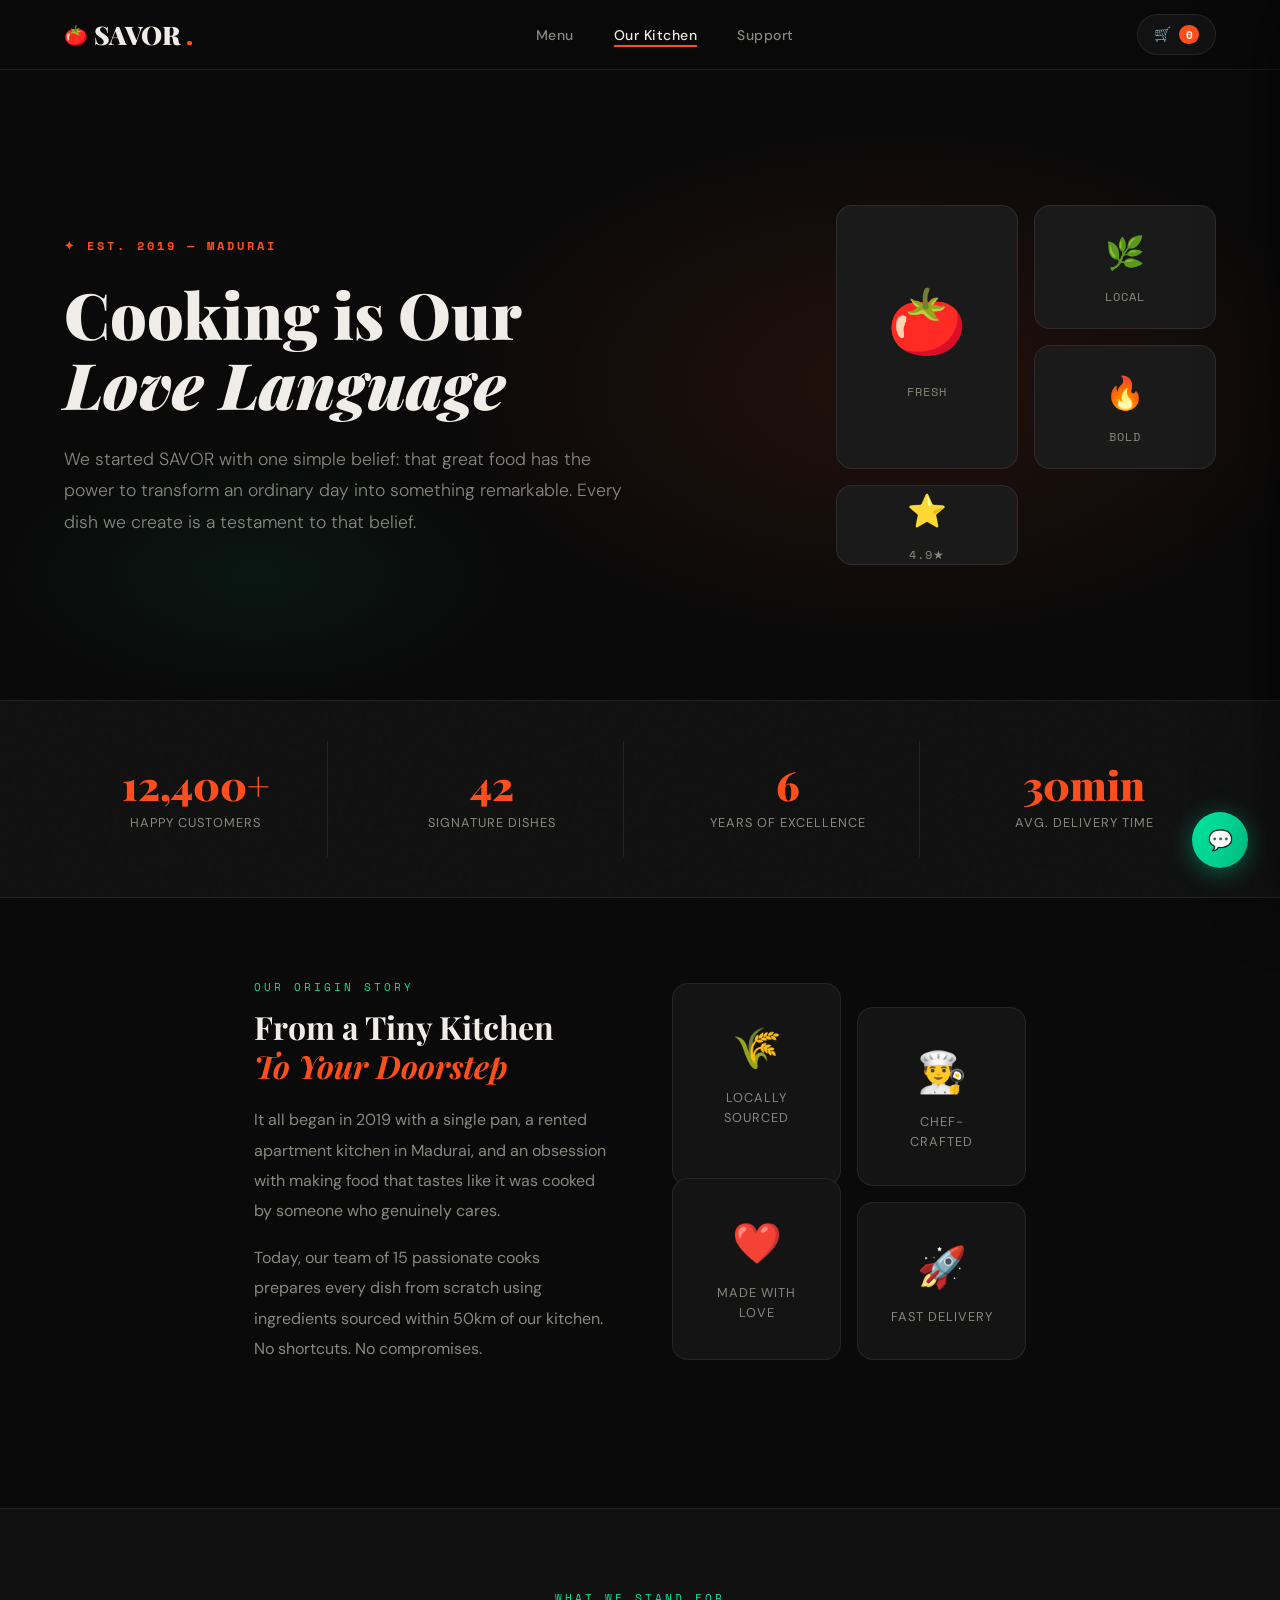
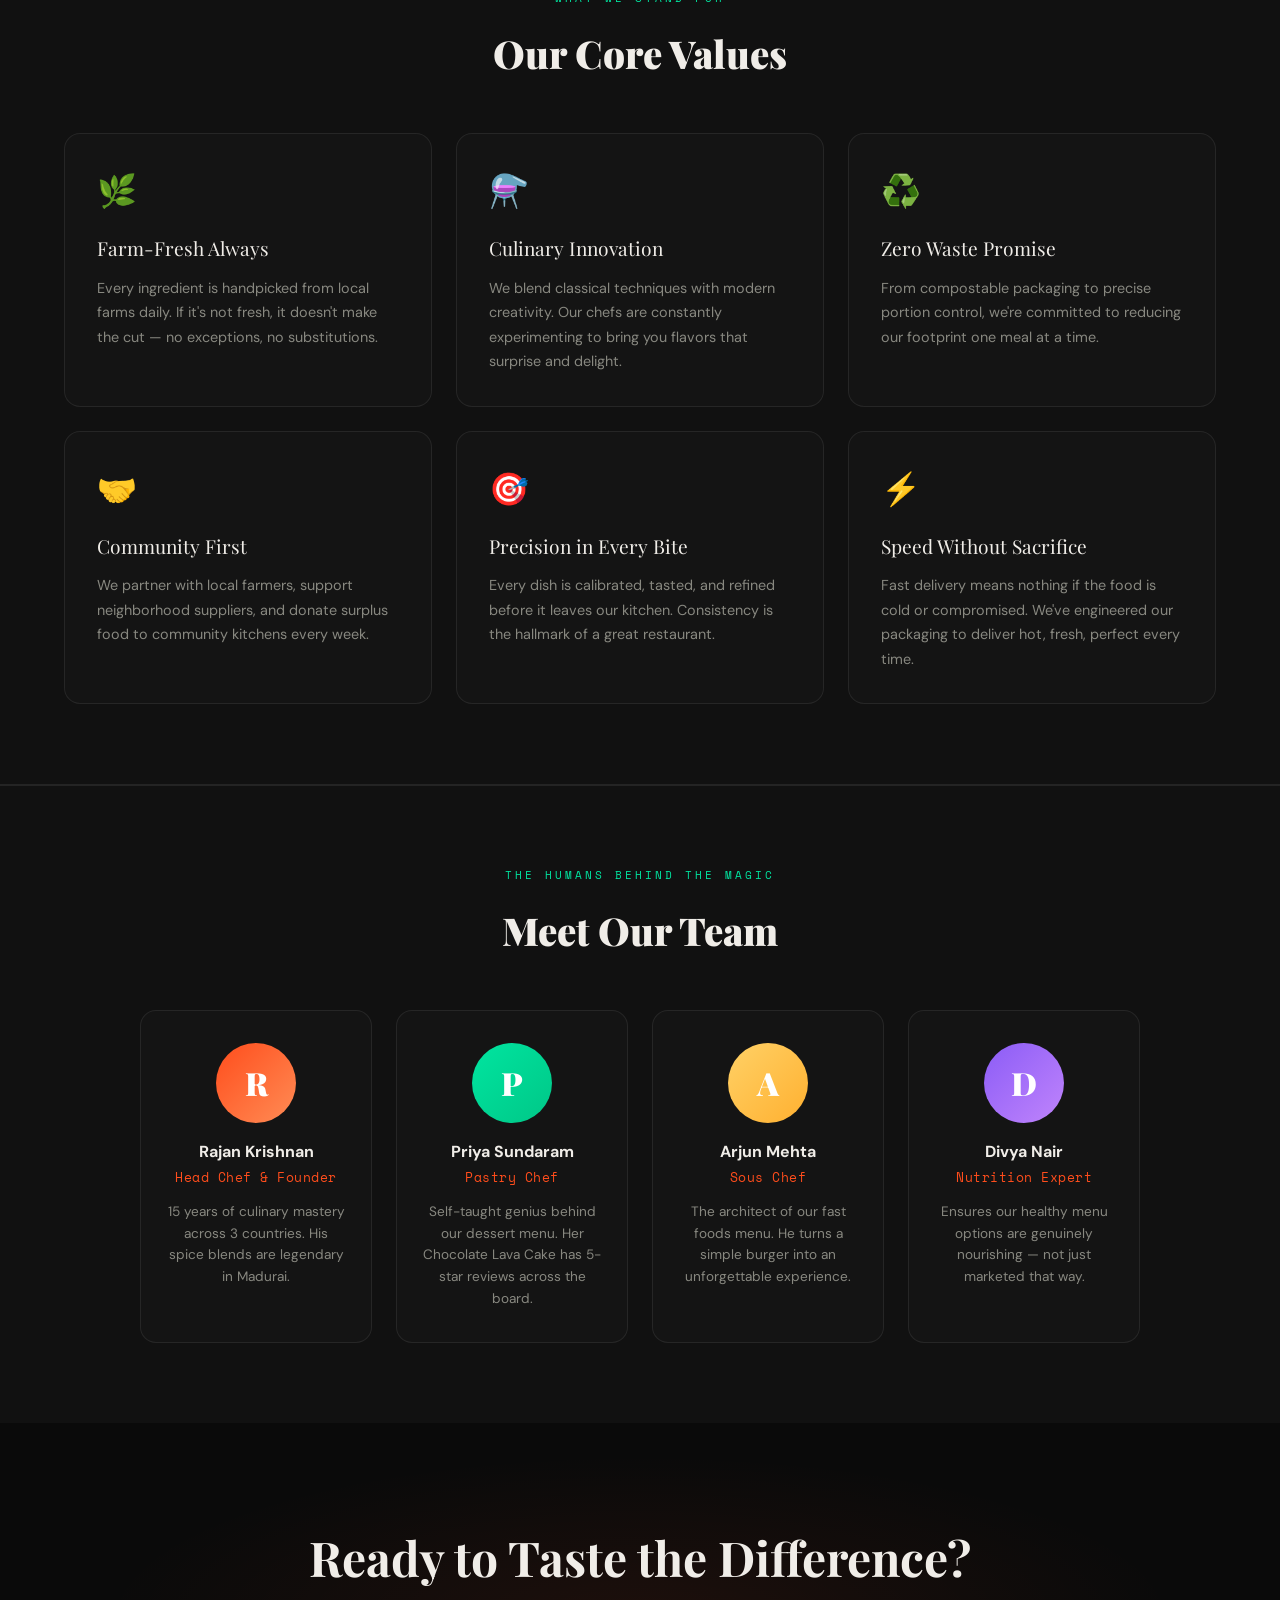
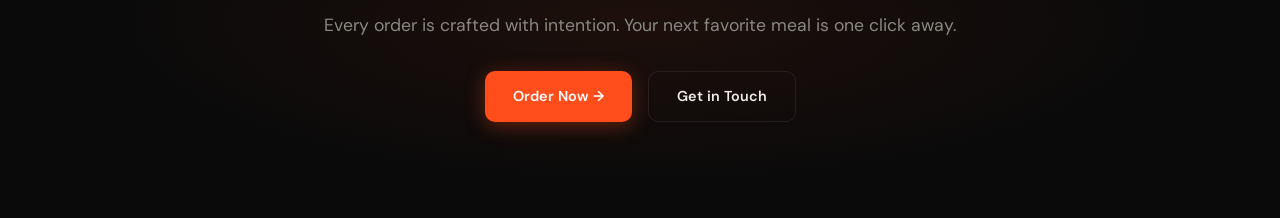
<file: savor/frontend/about.html>
<!DOCTYPE html>
<html lang="en">

<head>
    <meta charset="UTF-8">
    <meta name="viewport" content="width=device-width, initial-scale=1.0">
    <title>SAVOR | Our Kitchen</title>
    <meta name="description" content="Learn about SAVOR, our fresh ingredients, and our culinary journey.">
    <link
        href="https://fonts.googleapis.com/css2?family=Playfair+Display:ital,wght@0,700;0,900;1,700&family=DM+Sans:wght@300;400;500;600&family=Space+Mono:wght@400;700&display=swap"
        rel="stylesheet">
    <link rel="stylesheet" href="style.css">
</head>

<body>

    <header id="mainHeader">
        <a href="index.html" class="logo">
            <span class="logo-icon">🍅</span> SAVOR<span class="dot">.</span>
        </a>
        <nav>
            <ul>
                <li><a href="index.html">Menu</a></li>
                <li><a href="about.html" class="active">Our Kitchen</a></li>
                <li><a href="contact.html">Support</a></li>
            </ul>
        </nav>
        <div class="header-actions">
            <div class="cart-icon" id="cartIcon">🛒 <span class="cart-count" id="cartCount">0</span></div>
        </div>
    </header>

    <main>
        <!-- Hero -->
        <div class="about-hero">
            <div class="about-hero-bg"></div>
            <div class="about-hero-content fade-in-target">
                <div class="about-eyebrow">✦ Est. 2019 — Madurai</div>
                <h1>Cooking is Our<br><em>Love Language</em></h1>
                <p>We started SAVOR with one simple belief: that great food has the power to transform an ordinary day
                    into something remarkable. Every dish we create is a testament to that belief.</p>
            </div>
            <div class="about-visual fade-in-target" aria-hidden="true">
                <div class="about-visual-card">🍅<span>FRESH</span></div>
                <div class="about-visual-card">🌿<span>LOCAL</span></div>
                <div class="about-visual-card">🔥<span>BOLD</span></div>
                <div class="about-visual-card">⭐<span>4.9★</span></div>
            </div>
        </div>

        <!-- Stats Bar -->
        <div class="about-stats-bar fade-in-target">
            <div class="about-stat">
                <div class="about-stat-num">12,400+</div>
                <div class="about-stat-label">Happy Customers</div>
            </div>
            <div class="about-stat">
                <div class="about-stat-num">42</div>
                <div class="about-stat-label">Signature Dishes</div>
            </div>
            <div class="about-stat">
                <div class="about-stat-num">6</div>
                <div class="about-stat-label">Years of Excellence</div>
            </div>
            <div class="about-stat">
                <div class="about-stat-num">30min</div>
                <div class="about-stat-label">Avg. Delivery Time</div>
            </div>
        </div>

        <!-- Story -->
        <section style="padding: 5rem 5%; max-width: 900px; margin: 0 auto;">
            <div class="fade-in-target"
                style="display:grid; grid-template-columns:1fr 1fr; gap:4rem; align-items:center; margin-bottom:4rem; flex-wrap:wrap;">
                <div>
                    <div class="section-eyebrow" style="text-align:left; margin-bottom:0.75rem;">Our Origin Story</div>
                    <h2
                        style="font-family:'Playfair Display',serif; font-size:2rem; color:var(--text); margin-bottom:1.25rem; line-height:1.2;">
                        From a Tiny Kitchen<br><em style="color:var(--primary);">To Your Doorstep</em></h2>
                    <p style="color:var(--text-muted); line-height:1.9; margin-bottom:1rem;">It all began in 2019 with a
                        single pan, a rented apartment kitchen in Madurai, and an obsession with making food that tastes
                        like it was cooked by someone who genuinely cares.</p>
                    <p style="color:var(--text-muted); line-height:1.9;">Today, our team of 15 passionate cooks prepares
                        every dish from scratch using ingredients sourced within 50km of our kitchen. No shortcuts. No
                        compromises.</p>
                </div>
                <div style="display:grid; grid-template-columns:1fr 1fr; gap:1rem;">
                    <div
                        style="background:var(--card-bg); border:1px solid var(--glass-border); border-radius:16px; padding:2rem; text-align:center;">
                        <div style="font-size:2.5rem; margin-bottom:0.5rem;">🌾</div>
                        <div style="font-size:0.8rem; color:var(--text-muted); letter-spacing:1px;">LOCALLY SOURCED
                        </div>
                    </div>
                    <div
                        style="background:var(--card-bg); border:1px solid var(--glass-border); border-radius:16px; padding:2rem; text-align:center; margin-top:1.5rem;">
                        <div style="font-size:2.5rem; margin-bottom:0.5rem;">👨‍🍳</div>
                        <div style="font-size:0.8rem; color:var(--text-muted); letter-spacing:1px;">CHEF-CRAFTED</div>
                    </div>
                    <div
                        style="background:var(--card-bg); border:1px solid var(--glass-border); border-radius:16px; padding:2rem; text-align:center; margin-top:-1.5rem;">
                        <div style="font-size:2.5rem; margin-bottom:0.5rem;">❤️</div>
                        <div style="font-size:0.8rem; color:var(--text-muted); letter-spacing:1px;">MADE WITH LOVE</div>
                    </div>
                    <div
                        style="background:var(--card-bg); border:1px solid var(--glass-border); border-radius:16px; padding:2rem; text-align:center;">
                        <div style="font-size:2.5rem; margin-bottom:0.5rem;">🚀</div>
                        <div style="font-size:0.8rem; color:var(--text-muted); letter-spacing:1px;">FAST DELIVERY</div>
                    </div>
                </div>
            </div>
        </section>

        <!-- Values -->
        <section
            style="background:var(--dark2); border-top:1px solid var(--glass-border); border-bottom:1px solid var(--glass-border);">
            <div style="padding:5rem 5%;">
                <div class="section-header fade-in-target">
                    <div class="section-eyebrow">What We Stand For</div>
                    <h2 class="section-title">Our Core Values</h2>
                </div>
                <div class="about-values" style="padding:0; margin-top:2rem;">
                    <div class="value-card fade-in-target"
                        style="--accent-grad: linear-gradient(90deg, var(--primary), #ff8c55);">
                        <div class="value-icon">🌿</div>
                        <div class="value-title">Farm-Fresh Always</div>
                        <div class="value-desc">Every ingredient is handpicked from local farms daily. If it's not
                            fresh, it doesn't make the cut — no exceptions, no substitutions.</div>
                    </div>
                    <div class="value-card fade-in-target"
                        style="--accent-grad: linear-gradient(90deg, var(--secondary), #00c787);">
                        <div class="value-icon">⚗️</div>
                        <div class="value-title">Culinary Innovation</div>
                        <div class="value-desc">We blend classical techniques with modern creativity. Our chefs are
                            constantly experimenting to bring you flavors that surprise and delight.</div>
                    </div>
                    <div class="value-card fade-in-target"
                        style="--accent-grad: linear-gradient(90deg, var(--accent), #ffb030);">
                        <div class="value-icon">♻️</div>
                        <div class="value-title">Zero Waste Promise</div>
                        <div class="value-desc">From compostable packaging to precise portion control, we're committed
                            to reducing our footprint one meal at a time.</div>
                    </div>
                    <div class="value-card fade-in-target"
                        style="--accent-grad: linear-gradient(90deg, #8b5cf6, #c084fc);">
                        <div class="value-icon">🤝</div>
                        <div class="value-title">Community First</div>
                        <div class="value-desc">We partner with local farmers, support neighborhood suppliers, and
                            donate surplus food to community kitchens every week.</div>
                    </div>
                    <div class="value-card fade-in-target"
                        style="--accent-grad: linear-gradient(90deg, #ec4899, #f43f5e);">
                        <div class="value-icon">🎯</div>
                        <div class="value-title">Precision in Every Bite</div>
                        <div class="value-desc">Every dish is calibrated, tasted, and refined before it leaves our
                            kitchen. Consistency is the hallmark of a great restaurant.</div>
                    </div>
                    <div class="value-card fade-in-target"
                        style="--accent-grad: linear-gradient(90deg, #0ea5e9, #38bdf8);">
                        <div class="value-icon">⚡</div>
                        <div class="value-title">Speed Without Sacrifice</div>
                        <div class="value-desc">Fast delivery means nothing if the food is cold or compromised. We've
                            engineered our packaging to deliver hot, fresh, perfect every time.</div>
                    </div>
                </div>
            </div>
        </section>

        <!-- Team -->
        <div class="about-team">
            <div class="section-header fade-in-target">
                <div class="section-eyebrow">The Humans Behind the Magic</div>
                <h2 class="section-title">Meet Our Team</h2>
            </div>
            <div class="team-grid">
                <div class="team-card fade-in-target">
                    <div class="team-avatar" style="background:linear-gradient(135deg,#FF4D1C,#ff8c55);">R</div>
                    <div class="team-name">Rajan Krishnan</div>
                    <div class="team-role">Head Chef & Founder</div>
                    <div class="team-bio">15 years of culinary mastery across 3 countries. His spice blends are
                        legendary in Madurai.</div>
                </div>
                <div class="team-card fade-in-target">
                    <div class="team-avatar" style="background:linear-gradient(135deg,#00E5A0,#00c787);">P</div>
                    <div class="team-name">Priya Sundaram</div>
                    <div class="team-role">Pastry Chef</div>
                    <div class="team-bio">Self-taught genius behind our dessert menu. Her Chocolate Lava Cake has 5-star
                        reviews across the board.</div>
                </div>
                <div class="team-card fade-in-target">
                    <div class="team-avatar" style="background:linear-gradient(135deg,#FFD166,#ffb030);">A</div>
                    <div class="team-name">Arjun Mehta</div>
                    <div class="team-role">Sous Chef</div>
                    <div class="team-bio">The architect of our fast foods menu. He turns a simple burger into an
                        unforgettable experience.</div>
                </div>
                <div class="team-card fade-in-target">
                    <div class="team-avatar" style="background:linear-gradient(135deg,#8b5cf6,#c084fc);">D</div>
                    <div class="team-name">Divya Nair</div>
                    <div class="team-role">Nutrition Expert</div>
                    <div class="team-bio">Ensures our healthy menu options are genuinely nourishing — not just marketed
                        that way.</div>
                </div>
            </div>
        </div>

        <!-- CTA -->
        <div class="about-cta fade-in-target">
            <h2>Ready to Taste the Difference?</h2>
            <p>Every order is crafted with intention. Your next favorite meal is one click away.</p>
            <div style="display:flex; gap:1rem; justify-content:center; flex-wrap:wrap;">
                <a href="index.html" class="btn btn-primary">Order Now →</a>
                <a href="contact.html" class="btn btn-outline">Get in Touch</a>
            </div>
        </div>
    </main>

    <!-- Cart Drawer -->
    <div class="overlay" id="overlay"></div>
    <div class="cart-drawer" id="cartDrawer">
        <div class="cart-header">
            <h3>Your Cart 🛒</h3>
            <button class="close-cart" id="closeCart">✕</button>
        </div>
        <div class="cart-items" id="cartItems"></div>
        <div class="cart-footer">
            <div class="cart-total">
                <span class="cart-total-label">Total</span>
                <span class="cart-total-amount" id="cartTotal">$0.00</span>
            </div>
            <a href="checkout.html"><button class="btn btn-primary" style="width:100%;">Proceed to Checkout
                    →</button></a>
        </div>
    </div>

    <!-- Chat -->
    <button class="chat-fab" id="chatFab">💬</button>
    <div class="chat-window" id="chatWindow">
        <div class="chat-header">
            <div class="chat-header-info">
                <div class="chat-avatar">🤖</div>
                <div>
                    <h3>Culinary Assistant</h3>
                    <div class="chat-status"><span class="status-dot"></span> Online</div>
                </div>
            </div>
            <button class="close-chat" id="closeChat">✕</button>
        </div>
        <div class="chat-messages" id="chatMessages"></div>
        <div class="chat-input">
            <input type="text" id="chatInput" placeholder="Ask about dishes, diet tips...">
            <button id="sendChat">➔</button>
        </div>
    </div>

    <div class="notification" id="notification"></div>
    <script src="script.js"></script>
</body>

</html>
</file>
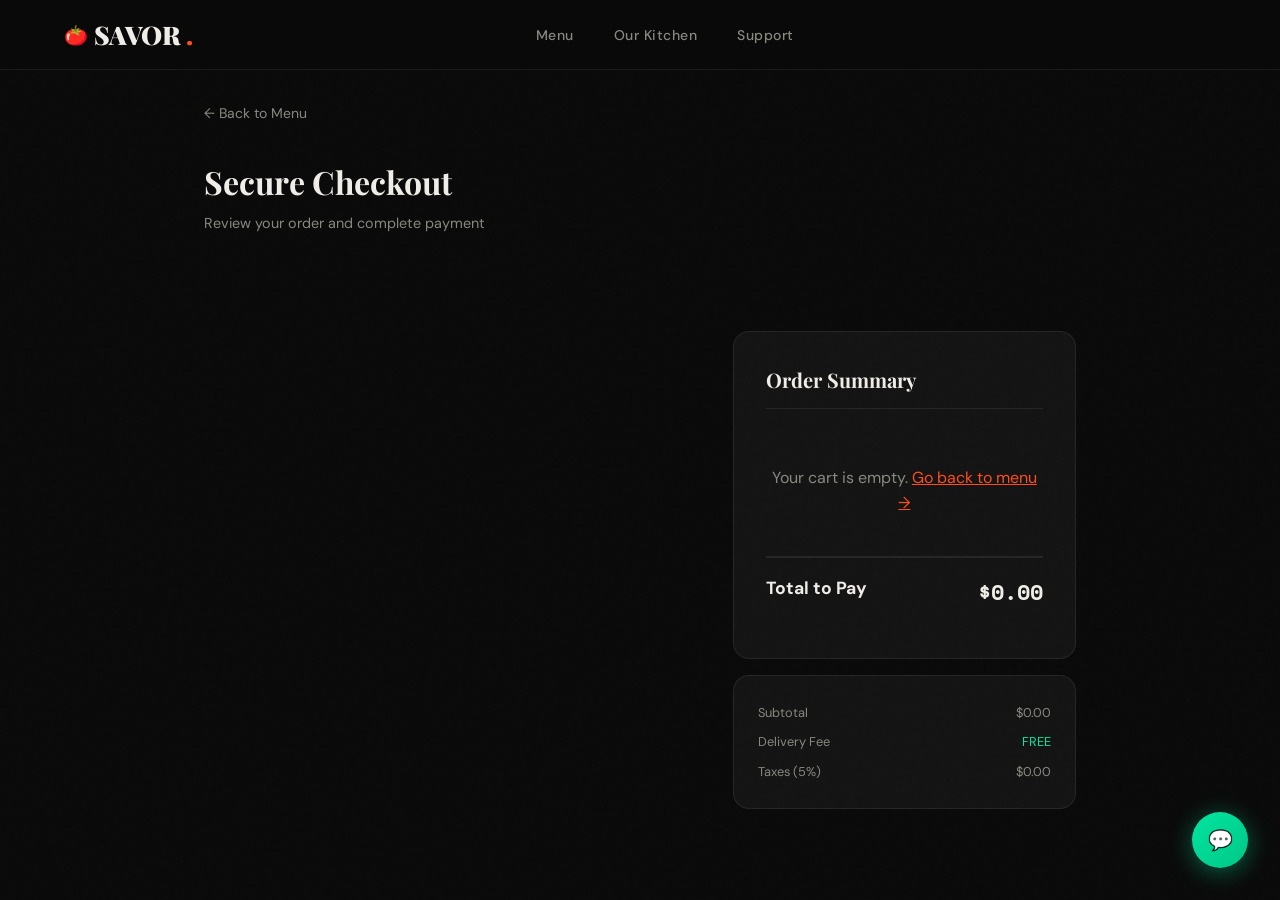
<file: savor/frontend/checkout.html>
<!DOCTYPE html>
<html lang="en">

<head>
    <meta charset="UTF-8">
    <meta name="viewport" content="width=device-width, initial-scale=1.0">
    <title>SAVOR | Checkout</title>
    <link
        href="https://fonts.googleapis.com/css2?family=Playfair+Display:ital,wght@0,700;0,900;1,700&family=DM+Sans:wght@300;400;500;600&family=Space+Mono:wght@400;700&display=swap"
        rel="stylesheet">
    <link rel="stylesheet" href="style.css">
</head>

<body>

    <header id="mainHeader">
        <a href="index.html" class="logo"><span class="logo-icon">🍅</span> SAVOR<span class="dot">.</span></a>
        <nav>
            <ul>
                <li><a href="index.html">Menu</a></li>
                <li><a href="about.html">Our Kitchen</a></li>
                <li><a href="contact.html">Support</a></li>
            </ul>
        </nav>
        <div class="header-actions">
            <div class="cart-icon" id="cartIcon" style="visibility:hidden;">🛒 <span class="cart-count"
                    id="cartCount">0</span></div>
        </div>
    </header>

    <main>
        <div style="padding:2rem 5% 1rem; max-width:1000px; margin:0 auto;">
            <div style="display:flex; align-items:center; gap:0.75rem; margin-bottom:2rem;" class="fade-in-target">
                <a href="index.html" style="color:var(--text-muted); font-size:0.875rem; text-decoration:none;">← Back
                    to Menu</a>
            </div>
            <h1 style="font-family:'Playfair Display',serif; font-size:2rem; color:var(--text); margin-bottom:0.25rem;"
                class="fade-in-target">Secure Checkout</h1>
            <p style="color:var(--text-muted); font-size:0.9rem; margin-bottom:2rem;" class="fade-in-target">Review your
                order and complete payment</p>
        </div>

        <div class="checkout-layout fade-in-target">
            <!-- Payment Form -->
            <div>
                <div class="checkout-form-card" id="paymentSection">
                    <h3 class="checkout-section-title">Payment Details</h3>
                    <form id="paymentForm">
                        <div class="form-group">
                            <label>Cardholder Name</label>
                            <input type="text" class="form-control" required placeholder="John Doe">
                        </div>
                        <div class="form-group">
                            <label>Card Number</label>
                            <input type="text" class="form-control" required placeholder="1234 5678 9012 3456"
                                maxlength="19" id="cardNumInput">
                        </div>
                        <div style="display:flex; gap:1rem;">
                            <div class="form-group" style="flex:1;">
                                <label>Expiry Date</label>
                                <input type="text" class="form-control" required placeholder="MM / YY" maxlength="7"
                                    id="expiryInput">
                            </div>
                            <div class="form-group" style="flex:1;">
                                <label>CVC</label>
                                <input type="text" class="form-control" required placeholder="•••" maxlength="3">
                            </div>
                        </div>

                        <div
                            style="background:rgba(0,229,160,0.05); border:1px solid rgba(0,229,160,0.15); border-radius:10px; padding:0.75rem 1rem; margin-bottom:1.5rem; display:flex; align-items:center; gap:0.5rem; font-size:0.8rem; color:var(--secondary);">
                            🔒 Your payment is encrypted and 100% secure
                        </div>

                        <button type="submit" class="btn btn-secondary"
                            style="width:100%; font-size:1rem; padding:1rem;">
                            Pay Now 🔐
                        </button>
                    </form>
                </div>
                <div id="paymentSuccess"></div>
            </div>

            <!-- Order Summary -->
            <div>
                <div class="checkout-summary-card">
                    <h3 class="checkout-section-title">Order Summary</h3>
                    <div id="checkoutItems"></div>
                    <div class="checkout-total-row">
                        <span class="checkout-total-label">Total to Pay</span>
                        <span class="checkout-total-amount" id="checkoutTotal">$0.00</span>
                    </div>
                </div>

                <div
                    style="background:var(--card-bg); border:1px solid var(--glass-border); border-radius:var(--radius); padding:1.5rem; margin-top:1rem;">
                    <div
                        style="font-size:0.8rem; color:var(--text-muted); line-height:2; display:flex; flex-direction:column; gap:0.25rem;">
                        <div style="display:flex; justify-content:space-between;"><span>Subtotal</span><span
                                id="subtotalVal">$0.00</span></div>
                        <div style="display:flex; justify-content:space-between;"><span>Delivery Fee</span><span
                                style="color:var(--secondary);">FREE</span></div>
                        <div style="display:flex; justify-content:space-between;"><span>Taxes (5%)</span><span
                                id="taxVal">$0.00</span></div>
                    </div>
                </div>
            </div>
        </div>
    </main>

    <!-- Chat -->
    <button class="chat-fab" id="chatFab">💬</button>
    <div class="chat-window" id="chatWindow">
        <div class="chat-header">
            <div class="chat-header-info">
                <div class="chat-avatar">🤖</div>
                <div>
                    <h3>Culinary Assistant</h3>
                    <div class="chat-status"><span class="status-dot"></span> Online</div>
                </div>
            </div>
            <button class="close-chat" id="closeChat">✕</button>
        </div>
        <div class="chat-messages" id="chatMessages"></div>
        <div class="chat-input">
            <input type="text" id="chatInput" placeholder="Ask about dishes, diet tips...">
            <button id="sendChat">➔</button>
        </div>
    </div>

    <div class="notification" id="notification"></div>
    <script src="script.js"></script>
    <script>
        // Card number formatting
        document.getElementById('cardNumInput').addEventListener('input', function (e) {
            let v = e.target.value.replace(/\D/g, '').substring(0, 16);
            e.target.value = v.replace(/(.{4})/g, '$1 ').trim();
        });
        document.getElementById('expiryInput').addEventListener('input', function (e) {
            let v = e.target.value.replace(/\D/g, '').substring(0, 4);
            if (v.length > 2) v = v.substring(0, 2) + ' / ' + v.substring(2);
            e.target.value = v;
        });
    </script>
</body>

</html>
</file>
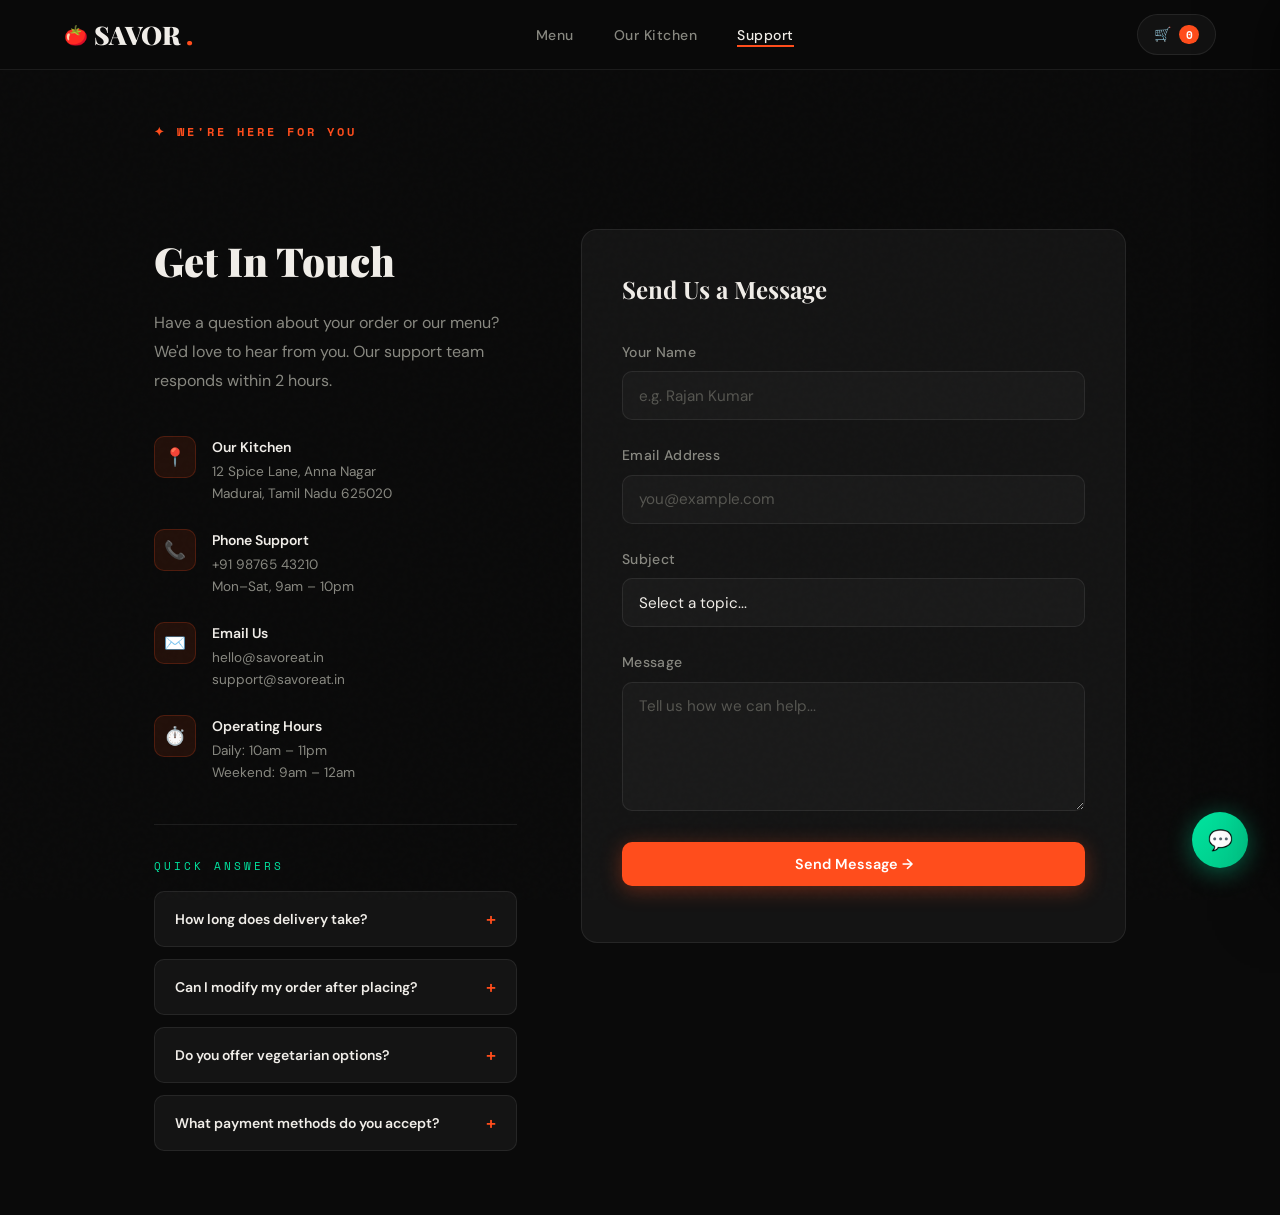
<file: savor/frontend/contact.html>
<!DOCTYPE html>
<html lang="en">

<head>
    <meta charset="UTF-8">
    <meta name="viewport" content="width=device-width, initial-scale=1.0">
    <title>SAVOR | Support & Contact</title>
    <link
        href="https://fonts.googleapis.com/css2?family=Playfair+Display:ital,wght@0,700;0,900;1,700&family=DM+Sans:wght@300;400;500;600&family=Space+Mono:wght@400;700&display=swap"
        rel="stylesheet">
    <link rel="stylesheet" href="style.css">
</head>

<body>

    <header id="mainHeader">
        <a href="index.html" class="logo"><span class="logo-icon">🍅</span> SAVOR<span class="dot">.</span></a>
        <nav>
            <ul>
                <li><a href="index.html">Menu</a></li>
                <li><a href="about.html">Our Kitchen</a></li>
                <li><a href="contact.html" class="active">Support</a></li>
            </ul>
        </nav>
        <div class="header-actions">
            <div class="cart-icon" id="cartIcon">🛒 <span class="cart-count" id="cartCount">0</span></div>
        </div>
    </header>

    <main>
        <div style="padding:3rem 5% 1rem; max-width:1100px; margin:0 auto;">
            <div class="about-eyebrow fade-in-target" style="margin-bottom:0.5rem;">✦ We're Here For You</div>
        </div>
        <div class="contact-layout fade-in-target">
            <div class="contact-info">
                <h1>Get In Touch</h1>
                <p>Have a question about your order or our menu? We'd love to hear from you. Our support team responds
                    within 2 hours.</p>

                <div class="contact-details">
                    <div class="contact-detail-item">
                        <div class="contact-detail-icon">📍</div>
                        <div class="contact-detail-text">
                            <h4>Our Kitchen</h4>
                            <p>12 Spice Lane, Anna Nagar<br>Madurai, Tamil Nadu 625020</p>
                        </div>
                    </div>
                    <div class="contact-detail-item">
                        <div class="contact-detail-icon">📞</div>
                        <div class="contact-detail-text">
                            <h4>Phone Support</h4>
                            <p>+91 98765 43210<br>Mon–Sat, 9am – 10pm</p>
                        </div>
                    </div>
                    <div class="contact-detail-item">
                        <div class="contact-detail-icon">✉️</div>
                        <div class="contact-detail-text">
                            <h4>Email Us</h4>
                            <p>hello@savoreat.in<br>support@savoreat.in</p>
                        </div>
                    </div>
                    <div class="contact-detail-item">
                        <div class="contact-detail-icon">⏱️</div>
                        <div class="contact-detail-text">
                            <h4>Operating Hours</h4>
                            <p>Daily: 10am – 11pm<br>Weekend: 9am – 12am</p>
                        </div>
                    </div>
                </div>

                <!-- FAQ -->
                <div style="border-top:1px solid var(--glass-border); padding-top:2rem;">
                    <div class="section-eyebrow" style="text-align:left; margin-bottom:1rem;">Quick Answers</div>
                    <div id="faqList" style="display:flex; flex-direction:column; gap:0.75rem;"></div>
                </div>
            </div>

            <div class="contact-form-card">
                <h2>Send Us a Message</h2>
                <form id="contactForm">
                    <div class="form-group">
                        <label for="name">Your Name</label>
                        <input type="text" id="name" name="name" class="form-control" required
                            placeholder="e.g. Rajan Kumar">
                    </div>
                    <div class="form-group">
                        <label for="email">Email Address</label>
                        <input type="email" id="email" name="email" class="form-control" required
                            placeholder="you@example.com">
                    </div>
                    <div class="form-group">
                        <label for="subject">Subject</label>
                        <select id="subject" name="subject" class="form-control sort-select"
                            style="background-color:var(--dark3);">
                            <option value="">Select a topic...</option>
                            <option value="order">Order Issue</option>
                            <option value="payment">Payment Help</option>
                            <option value="feedback">Feedback</option>
                            <option value="other">Other</option>
                        </select>
                    </div>
                    <div class="form-group">
                        <label for="message">Message</label>
                        <textarea id="message" name="message" class="form-control" rows="5" required
                            placeholder="Tell us how we can help..."></textarea>
                    </div>
                    <button type="submit" class="btn btn-primary" style="width:100%;">Send Message →</button>
                </form>
                <div id="formStatus" style="margin-top:1rem;"></div>
            </div>
        </div>
    </main>

    <!-- Cart Drawer -->
    <div class="overlay" id="overlay"></div>
    <div class="cart-drawer" id="cartDrawer">
        <div class="cart-header">
            <h3>Your Cart 🛒</h3>
            <button class="close-cart" id="closeCart">✕</button>
        </div>
        <div class="cart-items" id="cartItems"></div>
        <div class="cart-footer">
            <div class="cart-total">
                <span class="cart-total-label">Total</span>
                <span class="cart-total-amount" id="cartTotal">$0.00</span>
            </div>
            <a href="checkout.html"><button class="btn btn-primary" style="width:100%;">Proceed to Checkout
                    →</button></a>
        </div>
    </div>

    <!-- Chat -->
    <button class="chat-fab" id="chatFab">💬</button>
    <div class="chat-window" id="chatWindow">
        <div class="chat-header">
            <div class="chat-header-info">
                <div class="chat-avatar">🤖</div>
                <div>
                    <h3>Culinary Assistant</h3>
                    <div class="chat-status"><span class="status-dot"></span> Online</div>
                </div>
            </div>
            <button class="close-chat" id="closeChat">✕</button>
        </div>
        <div class="chat-messages" id="chatMessages"></div>
        <div class="chat-input">
            <input type="text" id="chatInput" placeholder="Ask about dishes, diet tips...">
            <button id="sendChat">➔</button>
        </div>
    </div>

    <div class="notification" id="notification"></div>
    <script src="script.js"></script>
    <script>
        const faqs = [
            { q: "How long does delivery take?", a: "We deliver in 25–35 minutes depending on your location." },
            { q: "Can I modify my order after placing?", a: "Yes, within 5 minutes of ordering you can call our support line." },
            { q: "Do you offer vegetarian options?", a: "Absolutely! Filter by 'Healthy Foods' to see all veg dishes." },
            { q: "What payment methods do you accept?", a: "We accept all major cards, UPI, and digital wallets." },
        ];
        const faqList = document.getElementById('faqList');
        faqs.forEach(f => {
            const el = document.createElement('div');
            el.style.cssText = 'background:var(--card-bg);border:1px solid var(--glass-border);border-radius:10px;overflow:hidden;';
            el.innerHTML = `
        <button onclick="this.nextElementSibling.style.display=this.nextElementSibling.style.display==='none'?'block':'none'; this.querySelector('span').textContent=this.nextElementSibling.style.display==='block'?'−':'+';" style="width:100%;background:none;border:none;color:var(--text);padding:1rem 1.25rem;text-align:left;font-family:'DM Sans',sans-serif;font-size:0.875rem;font-weight:600;cursor:pointer;display:flex;justify-content:space-between;align-items:center;">
            ${f.q}<span style="color:var(--primary);font-size:1.1rem;">+</span>
        </button>
        <div style="display:none;padding:0 1.25rem 1rem;font-size:0.85rem;color:var(--text-muted);line-height:1.7;">${f.a}</div>
    `;
            faqList.appendChild(el);
        });
    </script>
</body>

</html>
</file>
<file: savor/frontend/style.css>
@import url('https://fonts.googleapis.com/css2?family=Playfair+Display:ital,wght@0,700;0,900;1,700&family=DM+Sans:wght@300;400;500;600&family=Space+Mono:wght@400;700&display=swap');

:root {
  --primary: #FF4D1C;
  --primary-glow: rgba(255, 77, 28, 0.35);
  --secondary: #00E5A0;
  --accent: #FFD166;
  --dark: #0A0A0A;
  --dark2: #111111;
  --dark3: #1A1A1A;
  --dark4: #252525;
  --glass: rgba(255, 255, 255, 0.04);
  --glass-border: rgba(255, 255, 255, 0.08);
  --text: #F0EDE8;
  --text-muted: #888880;
  --text-dim: #555550;
  --card-bg: #141414;
  --radius: 16px;
  --radius-sm: 10px;
  --shadow: 0 8px 32px rgba(0, 0, 0, 0.5);
  --shadow-glow: 0 0 40px var(--primary-glow);
}

*,
*::before,
*::after {
  margin: 0;
  padding: 0;
  box-sizing: border-box;
}

html {
  scroll-behavior: smooth;
}

body {
  font-family: 'DM Sans', sans-serif;
  background: var(--dark);
  color: var(--text);
  line-height: 1.6;
  overflow-x: hidden;
  cursor: default;
}

/* Custom scrollbar */
::-webkit-scrollbar {
  width: 4px;
}

::-webkit-scrollbar-track {
  background: var(--dark2);
}

::-webkit-scrollbar-thumb {
  background: var(--primary);
  border-radius: 4px;
}

/* ─── Noise overlay ─── */
body::before {
  content: '';
  position: fixed;
  inset: 0;
  background-image: url("data:image/svg+xml,%3Csvg viewBox='0 0 200 200' xmlns='http://www.w3.org/2000/svg'%3E%3Cfilter id='n'%3E%3CfeTurbulence type='fractalNoise' baseFrequency='0.9' numOctaves='4' stitchTiles='stitch'/%3E%3C/filter%3E%3Crect width='100%25' height='100%25' filter='url(%23n)' opacity='0.03'/%3E%3C/svg%3E");
  pointer-events: none;
  z-index: 0;
  opacity: 0.4;
}

/* ─── HEADER ─── */
header {
  position: sticky;
  top: 0;
  background: rgba(10, 10, 10, 0.85);
  backdrop-filter: blur(24px) saturate(180%);
  -webkit-backdrop-filter: blur(24px) saturate(180%);
  border-bottom: 1px solid var(--glass-border);
  z-index: 1000;
  padding: 0 5%;
  height: 70px;
  display: flex;
  justify-content: space-between;
  align-items: center;
  transition: all 0.3s;
}

header.scrolled {
  background: rgba(10, 10, 10, 0.97);
}

.logo {
  font-family: 'Playfair Display', serif;
  font-size: 1.6rem;
  font-weight: 900;
  color: var(--text);
  display: flex;
  align-items: center;
  gap: 0.4rem;
  letter-spacing: -0.5px;
  text-decoration: none;
}

.logo span.dot {
  color: var(--primary);
}

.logo-icon {
  font-size: 1.2rem;
}

nav ul {
  list-style: none;
  display: flex;
  gap: 2.5rem;
}

nav a {
  font-size: 0.875rem;
  font-weight: 500;
  color: var(--text-muted);
  text-decoration: none;
  letter-spacing: 0.5px;
  transition: color 0.2s;
  position: relative;
}

nav a::after {
  content: '';
  position: absolute;
  bottom: -3px;
  left: 0;
  width: 0;
  height: 1.5px;
  background: var(--primary);
  transition: width 0.3s cubic-bezier(0.4, 0, 0.2, 1);
}

nav a:hover,
nav a.active {
  color: var(--text);
}

nav a:hover::after,
nav a.active::after {
  width: 100%;
}

.header-actions {
  display: flex;
  align-items: center;
  gap: 1rem;
}

.cart-icon {
  position: relative;
  cursor: pointer;
  background: var(--glass);
  border: 1px solid var(--glass-border);
  padding: 0.5rem 1rem;
  border-radius: 50px;
  display: flex;
  align-items: center;
  gap: 0.5rem;
  font-size: 0.875rem;
  transition: all 0.2s;
}

.cart-icon:hover {
  background: rgba(255, 77, 28, 0.1);
  border-color: var(--primary);
}

.cart-count {
  background: var(--primary);
  color: #fff;
  font-size: 0.7rem;
  font-weight: 700;
  padding: 1px 6px;
  border-radius: 50px;
  min-width: 20px;
  text-align: center;
  font-family: 'Space Mono', monospace;
}

/* ─── HERO ─── */
.hero {
  position: relative;
  min-height: 88vh;
  display: flex;
  align-items: center;
  justify-content: center;
  overflow: hidden;
  padding: 6rem 5%;
}

.hero-bg {
  position: absolute;
  inset: 0;
  background:
    radial-gradient(ellipse 80% 60% at 20% 50%, rgba(255, 77, 28, 0.12) 0%, transparent 60%),
    radial-gradient(ellipse 50% 40% at 80% 30%, rgba(0, 229, 160, 0.06) 0%, transparent 50%),
    var(--dark);
  z-index: 0;
}

.hero-grid {
  position: absolute;
  inset: 0;
  background-image:
    linear-gradient(var(--glass-border) 1px, transparent 1px),
    linear-gradient(90deg, var(--glass-border) 1px, transparent 1px);
  background-size: 60px 60px;
  mask-image: radial-gradient(ellipse 80% 80% at 50% 50%, black 0%, transparent 100%);
  opacity: 0.3;
}

.hero-content {
  position: relative;
  z-index: 1;
  text-align: center;
  max-width: 900px;
}

.hero-badge {
  display: inline-flex;
  align-items: center;
  gap: 0.5rem;
  background: rgba(255, 77, 28, 0.1);
  border: 1px solid rgba(255, 77, 28, 0.3);
  color: var(--primary);
  font-size: 0.75rem;
  font-weight: 600;
  letter-spacing: 2px;
  text-transform: uppercase;
  padding: 0.4rem 1rem;
  border-radius: 50px;
  margin-bottom: 2rem;
  animation: fadeSlideDown 0.8s ease both;
}

.hero h1 {
  font-family: 'Playfair Display', serif;
  font-size: clamp(3.5rem, 8vw, 7rem);
  font-weight: 900;
  line-height: 1.05;
  color: var(--text);
  margin-bottom: 1.5rem;
  animation: fadeSlideUp 0.9s 0.1s ease both;
}

.hero h1 .highlight {
  color: var(--primary);
  font-style: italic;
  display: inline-block;
  position: relative;
}

.hero h1 .highlight::after {
  content: '';
  position: absolute;
  bottom: 4px;
  left: 0;
  right: 0;
  height: 3px;
  background: var(--primary);
  border-radius: 2px;
  opacity: 0.5;
}

.hero-desc {
  font-size: 1.2rem;
  color: var(--text-muted);
  max-width: 520px;
  margin: 0 auto 2.5rem;
  font-weight: 300;
  animation: fadeSlideUp 0.9s 0.2s ease both;
}

.hero-actions {
  display: flex;
  gap: 1rem;
  justify-content: center;
  flex-wrap: wrap;
  animation: fadeSlideUp 0.9s 0.3s ease both;
}

.hero-stats {
  display: flex;
  gap: 3rem;
  justify-content: center;
  margin-top: 5rem;
  animation: fadeSlideUp 0.9s 0.4s ease both;
}

.stat {
  text-align: center;
}

.stat-num {
  font-family: 'Playfair Display', serif;
  font-size: 2rem;
  font-weight: 900;
  color: var(--text);
  line-height: 1;
}

.stat-num span {
  color: var(--primary);
}

.stat-label {
  font-size: 0.75rem;
  color: var(--text-muted);
  letter-spacing: 1px;
  text-transform: uppercase;
  margin-top: 0.25rem;
}

/* ─── FLOATING FOOD ITEMS ─── */
.hero-floating {
  position: absolute;
  font-size: 2.5rem;
  opacity: 0.12;
  animation: float linear infinite;
  user-select: none;
  pointer-events: none;
}

@keyframes float {
  0% {
    transform: translateY(110vh) rotate(0deg);
    opacity: 0;
  }

  5% {
    opacity: 0.12;
  }

  95% {
    opacity: 0.12;
  }

  100% {
    transform: translateY(-10vh) rotate(360deg);
    opacity: 0;
  }
}

/* ─── BUTTONS ─── */
.btn {
  display: inline-flex;
  align-items: center;
  justify-content: center;
  gap: 0.5rem;
  padding: 0.8rem 1.75rem;
  border-radius: 10px;
  font-family: 'DM Sans', sans-serif;
  font-size: 0.9rem;
  font-weight: 600;
  cursor: pointer;
  border: none;
  transition: all 0.2s cubic-bezier(0.4, 0, 0.2, 1);
  text-decoration: none;
  white-space: nowrap;
  position: relative;
  overflow: hidden;
}

.btn::after {
  content: '';
  position: absolute;
  inset: 0;
  background: rgba(255, 255, 255, 0.1);
  opacity: 0;
  transition: opacity 0.2s;
}

.btn:hover::after {
  opacity: 1;
}

.btn-primary {
  background: var(--primary);
  color: #fff;
  box-shadow: 0 4px 20px rgba(255, 77, 28, 0.35);
}

.btn-primary:hover {
  transform: translateY(-2px);
  box-shadow: 0 8px 30px rgba(255, 77, 28, 0.5);
}

.btn-outline {
  background: transparent;
  color: var(--text);
  border: 1px solid var(--glass-border);
}

.btn-outline:hover {
  border-color: var(--primary);
  color: var(--primary);
  transform: translateY(-2px);
}

.btn-secondary {
  background: var(--secondary);
  color: var(--dark);
}

.btn-secondary:hover {
  transform: translateY(-2px);
  box-shadow: 0 8px 30px rgba(0, 229, 160, 0.3);
}

.btn-sm {
  padding: 0.5rem 1rem;
  font-size: 0.8rem;
  border-radius: 8px;
}

/* ─── MAIN LAYOUT ─── */
main {
  padding: 0;
  min-height: calc(100vh - 70px);
}

/* ─── SEARCH & FILTER BAR ─── */
.menu-controls {
  position: sticky;
  top: 70px;
  z-index: 900;
  background: rgba(10, 10, 10, 0.9);
  backdrop-filter: blur(20px);
  border-bottom: 1px solid var(--glass-border);
  padding: 1rem 5%;
  display: flex;
  flex-direction: column;
  gap: 1rem;
}

.search-row {
  display: flex;
  gap: 1rem;
  align-items: center;
}

.search-wrapper {
  position: relative;
  flex: 1;
  max-width: 480px;
}

.search-icon {
  position: absolute;
  left: 1rem;
  top: 50%;
  transform: translateY(-50%);
  color: var(--text-muted);
  font-size: 1rem;
  pointer-events: none;
}

.search-input {
  width: 100%;
  padding: 0.75rem 1rem 0.75rem 2.75rem;
  background: var(--dark3);
  border: 1px solid var(--glass-border);
  border-radius: var(--radius-sm);
  color: var(--text);
  font-family: 'DM Sans', sans-serif;
  font-size: 0.9rem;
  outline: none;
  transition: all 0.2s;
}

.search-input::placeholder {
  color: var(--text-dim);
}

.search-input:focus {
  border-color: var(--primary);
  background: var(--dark4);
  box-shadow: 0 0 0 3px rgba(255, 77, 28, 0.1);
}

.search-clear {
  position: absolute;
  right: 0.75rem;
  top: 50%;
  transform: translateY(-50%);
  background: none;
  border: none;
  color: var(--text-muted);
  cursor: pointer;
  font-size: 1rem;
  display: none;
  transition: color 0.2s;
}

.search-clear:hover {
  color: var(--primary);
}

.search-clear.visible {
  display: block;
}

.sort-select {
  padding: 0.75rem 1rem;
  background: var(--dark3);
  border: 1px solid var(--glass-border);
  border-radius: var(--radius-sm);
  color: var(--text);
  font-family: 'DM Sans', sans-serif;
  font-size: 0.875rem;
  outline: none;
  cursor: pointer;
  appearance: none;
  padding-right: 2rem;
  background-image: url("data:image/svg+xml,%3Csvg width='12' height='8' viewBox='0 0 12 8' fill='none' xmlns='http://www.w3.org/2000/svg'%3E%3Cpath d='M1 1L6 7L11 1' stroke='%23888880' stroke-width='1.5' stroke-linecap='round' stroke-linejoin='round'/%3E%3C/svg%3E");
  background-repeat: no-repeat;
  background-position: right 0.75rem center;
  transition: all 0.2s;
  min-width: 160px;
}

.sort-select:focus {
  border-color: var(--primary);
  box-shadow: 0 0 0 3px rgba(255, 77, 28, 0.1);
}

.view-toggle {
  display: flex;
  gap: 0.25rem;
  background: var(--dark3);
  border: 1px solid var(--glass-border);
  border-radius: var(--radius-sm);
  padding: 0.25rem;
}

.view-btn {
  background: none;
  border: none;
  color: var(--text-muted);
  padding: 0.4rem 0.75rem;
  border-radius: 6px;
  cursor: pointer;
  transition: all 0.2s;
  font-size: 0.875rem;
}

.view-btn.active {
  background: var(--primary);
  color: #fff;
}

.filter-row {
  display: flex;
  gap: 0.5rem;
  flex-wrap: wrap;
  align-items: center;
}

.filter-label {
  font-size: 0.75rem;
  color: var(--text-dim);
  letter-spacing: 1px;
  text-transform: uppercase;
  margin-right: 0.25rem;
}

.filter-pill {
  padding: 0.4rem 1rem;
  border-radius: 50px;
  background: var(--dark3);
  border: 1px solid var(--glass-border);
  color: var(--text-muted);
  font-size: 0.8rem;
  font-weight: 500;
  cursor: pointer;
  transition: all 0.2s;
  display: flex;
  align-items: center;
  gap: 0.35rem;
  white-space: nowrap;
}

.filter-pill:hover {
  border-color: var(--primary);
  color: var(--primary);
}

.filter-pill.active {
  background: var(--primary);
  border-color: var(--primary);
  color: #fff;
  box-shadow: 0 2px 12px rgba(255, 77, 28, 0.3);
}

.results-info {
  font-size: 0.8rem;
  color: var(--text-dim);
  padding: 0 5% 0.5rem;
}

.results-info strong {
  color: var(--secondary);
  font-family: 'Space Mono', monospace;
}

/* ─── MENU SECTION ─── */
.menu-section {
  padding: 2rem 5% 4rem;
}

.menu-category-section {
  margin-bottom: 4rem;
}

.category-header {
  display: flex;
  align-items: center;
  gap: 1rem;
  margin-bottom: 2rem;
}

.category-icon {
  font-size: 1.5rem;
}

.category-title {
  font-family: 'Playfair Display', serif;
  font-size: 1.75rem;
  font-weight: 700;
  color: var(--text);
  text-transform: capitalize;
}

.category-line {
  flex: 1;
  height: 1px;
  background: var(--glass-border);
}

.category-count {
  font-family: 'Space Mono', monospace;
  font-size: 0.75rem;
  color: var(--text-dim);
  background: var(--dark3);
  border: 1px solid var(--glass-border);
  padding: 0.2rem 0.6rem;
  border-radius: 50px;
}

/* ─── MENU GRID ─── */
.menu-grid {
  display: grid;
  grid-template-columns: repeat(auto-fill, minmax(300px, 1fr));
  gap: 1.5rem;
}

.menu-grid.list-view {
  grid-template-columns: 1fr;
}

.menu-grid.list-view .menu-item {
  display: flex;
  flex-direction: row;
}

.menu-grid.list-view .menu-item img {
  width: 180px;
  height: 140px;
  flex-shrink: 0;
}

.menu-grid.list-view .menu-content {
  flex: 1;
  display: flex;
  align-items: center;
  justify-content: space-between;
  flex-wrap: wrap;
  gap: 1rem;
  padding: 1.25rem 1.5rem;
}

.menu-grid.list-view .menu-content-left {
  flex: 1;
}

.menu-grid.list-view .menu-actions {
  display: flex;
  align-items: center;
  gap: 1rem;
}

/* ─── MENU ITEM CARD ─── */
.menu-item {
  background: var(--card-bg);
  border: 1px solid var(--glass-border);
  border-radius: var(--radius);
  overflow: hidden;
  transition: transform 0.3s cubic-bezier(0.4, 0, 0.2, 1), border-color 0.3s, box-shadow 0.3s;
  opacity: 0;
  transform: translateY(24px);
  animation: cardReveal 0.5s ease forwards;
}

@keyframes cardReveal {
  to {
    opacity: 1;
    transform: translateY(0);
  }
}

.menu-item:hover {
  transform: translateY(-6px);
  border-color: rgba(255, 77, 28, 0.3);
  box-shadow: 0 16px 40px rgba(0, 0, 0, 0.5), 0 0 0 1px rgba(255, 77, 28, 0.1);
}

.menu-item-img-wrap {
  position: relative;
  overflow: hidden;
}

.menu-item img {
  width: 100%;
  height: 220px;
  object-fit: cover;
  transition: transform 0.5s cubic-bezier(0.4, 0, 0.2, 1);
  display: block;
}

.menu-item:hover img {
  transform: scale(1.06);
}

.img-overlay {
  position: absolute;
  inset: 0;
  background: linear-gradient(to bottom, transparent 50%, rgba(0, 0, 0, 0.7) 100%);
  opacity: 0;
  transition: opacity 0.3s;
}

.menu-item:hover .img-overlay {
  opacity: 1;
}

.item-badge {
  position: absolute;
  top: 0.75rem;
  left: 0.75rem;
  background: rgba(10, 10, 10, 0.85);
  backdrop-filter: blur(8px);
  border: 1px solid var(--glass-border);
  color: var(--accent);
  font-size: 0.65rem;
  font-weight: 700;
  letter-spacing: 1.5px;
  text-transform: uppercase;
  padding: 0.25rem 0.6rem;
  border-radius: 50px;
}

.wishlist-btn {
  position: absolute;
  top: 0.75rem;
  right: 0.75rem;
  background: rgba(10, 10, 10, 0.8);
  backdrop-filter: blur(8px);
  border: 1px solid var(--glass-border);
  color: var(--text-muted);
  width: 34px;
  height: 34px;
  border-radius: 50%;
  display: flex;
  align-items: center;
  justify-content: center;
  cursor: pointer;
  font-size: 0.9rem;
  transition: all 0.2s;
  opacity: 0;
  transform: scale(0.8);
}

.menu-item:hover .wishlist-btn {
  opacity: 1;
  transform: scale(1);
}

.wishlist-btn.liked {
  color: #ff4444;
  border-color: #ff4444;
  opacity: 1;
  transform: scale(1);
}

.menu-content {
  padding: 1.25rem 1.5rem 1.5rem;
}

.menu-content-left {
  flex: 1;
}

.menu-category-tag {
  font-size: 0.7rem;
  color: var(--text-dim);
  letter-spacing: 1.5px;
  text-transform: uppercase;
  margin-bottom: 0.4rem;
  font-family: 'Space Mono', monospace;
}

.menu-title {
  font-family: 'Playfair Display', serif;
  font-size: 1.15rem;
  font-weight: 700;
  color: var(--text);
  margin-bottom: 0.75rem;
  line-height: 1.3;
}

.menu-bottom {
  display: flex;
  align-items: center;
  justify-content: space-between;
  gap: 1rem;
  margin-top: 0.75rem;
}

.menu-price {
  font-family: 'Space Mono', monospace;
  font-size: 1.2rem;
  font-weight: 700;
  color: var(--secondary);
}

.add-to-cart-btn {
  background: var(--primary);
  color: #fff;
  border: none;
  padding: 0.55rem 1.1rem;
  border-radius: 8px;
  font-family: 'DM Sans', sans-serif;
  font-size: 0.82rem;
  font-weight: 600;
  cursor: pointer;
  transition: all 0.2s;
  display: flex;
  align-items: center;
  gap: 0.35rem;
  white-space: nowrap;
}

.add-to-cart-btn:hover {
  background: #e63d0f;
  transform: scale(1.03);
  box-shadow: 0 4px 14px rgba(255, 77, 28, 0.4);
}

.add-to-cart-btn.added {
  background: var(--secondary);
  color: var(--dark);
}

/* ─── EMPTY STATE ─── */
.empty-state {
  text-align: center;
  padding: 5rem 2rem;
  grid-column: 1 / -1;
}

.empty-state .empty-icon {
  font-size: 4rem;
  margin-bottom: 1rem;
  opacity: 0.5;
}

.empty-state h3 {
  font-family: 'Playfair Display', serif;
  font-size: 1.5rem;
  color: var(--text-muted);
  margin-bottom: 0.5rem;
}

.empty-state p {
  color: var(--text-dim);
  font-size: 0.9rem;
}

/* ─── CART DRAWER ─── */
.overlay {
  position: fixed;
  inset: 0;
  background: rgba(0, 0, 0, 0.7);
  backdrop-filter: blur(4px);
  z-index: 1999;
  display: none;
  opacity: 0;
  transition: opacity 0.3s;
}

.overlay.active {
  display: block;
  opacity: 1;
}

.cart-drawer {
  position: fixed;
  top: 0;
  right: -420px;
  width: 400px;
  height: 100vh;
  background: var(--dark2);
  border-left: 1px solid var(--glass-border);
  box-shadow: -20px 0 60px rgba(0, 0, 0, 0.6);
  transition: right 0.4s cubic-bezier(0.4, 0, 0.2, 1);
  z-index: 2000;
  display: flex;
  flex-direction: column;
}

.cart-drawer.open {
  right: 0;
}

.cart-header {
  padding: 1.5rem;
  border-bottom: 1px solid var(--glass-border);
  display: flex;
  justify-content: space-between;
  align-items: center;
}

.cart-header h3 {
  font-family: 'Playfair Display', serif;
  font-size: 1.25rem;
  color: var(--text);
}

.close-cart {
  background: var(--dark3);
  border: 1px solid var(--glass-border);
  color: var(--text-muted);
  width: 32px;
  height: 32px;
  border-radius: 50%;
  font-size: 1.1rem;
  cursor: pointer;
  display: flex;
  align-items: center;
  justify-content: center;
  transition: all 0.2s;
}

.close-cart:hover {
  color: var(--primary);
  border-color: var(--primary);
}

.cart-items {
  flex: 1;
  overflow-y: auto;
  padding: 1.5rem;
  display: flex;
  flex-direction: column;
  gap: 1rem;
}

.cart-empty {
  display: flex;
  flex-direction: column;
  align-items: center;
  justify-content: center;
  height: 100%;
  color: var(--text-dim);
  gap: 0.75rem;
}

.cart-empty-icon {
  font-size: 3rem;
  opacity: 0.3;
}

.cart-item {
  display: flex;
  align-items: center;
  gap: 1rem;
  background: var(--dark3);
  border: 1px solid var(--glass-border);
  border-radius: var(--radius-sm);
  padding: 0.75rem;
  animation: slideIn 0.3s ease;
}

@keyframes slideIn {
  from {
    opacity: 0;
    transform: translateX(20px);
  }

  to {
    opacity: 1;
    transform: translateX(0);
  }
}

.cart-item-info {
  flex: 1;
  min-width: 0;
}

.cart-item-name {
  font-size: 0.9rem;
  font-weight: 600;
  color: var(--text);
  white-space: nowrap;
  overflow: hidden;
  text-overflow: ellipsis;
}

.cart-item-price {
  font-family: 'Space Mono', monospace;
  font-size: 0.8rem;
  color: var(--secondary);
  margin-top: 0.2rem;
}

.cart-item-qty {
  display: flex;
  align-items: center;
  gap: 0.5rem;
}

.qty-btn {
  background: var(--dark4);
  border: 1px solid var(--glass-border);
  color: var(--text);
  width: 26px;
  height: 26px;
  border-radius: 6px;
  cursor: pointer;
  font-size: 0.9rem;
  display: flex;
  align-items: center;
  justify-content: center;
  transition: all 0.2s;
}

.qty-btn:hover {
  border-color: var(--primary);
  color: var(--primary);
}

.qty-num {
  font-family: 'Space Mono', monospace;
  font-size: 0.85rem;
  min-width: 20px;
  text-align: center;
}

.cart-item-remove {
  background: none;
  border: none;
  color: var(--text-dim);
  cursor: pointer;
  font-size: 1rem;
  padding: 0.25rem;
  transition: color 0.2s;
}

.cart-item-remove:hover {
  color: #ff4444;
}

.cart-footer {
  padding: 1.5rem;
  border-top: 1px solid var(--glass-border);
}

.cart-total {
  display: flex;
  justify-content: space-between;
  align-items: center;
  margin-bottom: 1rem;
  font-size: 1.1rem;
}

.cart-total-label {
  color: var(--text-muted);
}

.cart-total-amount {
  font-family: 'Space Mono', monospace;
  font-size: 1.3rem;
  font-weight: 700;
  color: var(--text);
}

/* ─── CHAT UI ─── */
.chat-fab {
  position: fixed;
  bottom: 2rem;
  right: 2rem;
  width: 56px;
  height: 56px;
  background: linear-gradient(135deg, var(--secondary), #00c787);
  color: var(--dark);
  border-radius: 50%;
  display: flex;
  align-items: center;
  justify-content: center;
  font-size: 1.25rem;
  cursor: pointer;
  box-shadow: 0 4px 24px rgba(0, 229, 160, 0.4);
  z-index: 1500;
  transition: transform 0.3s, box-shadow 0.3s;
  border: none;
}

.chat-fab:hover {
  transform: scale(1.1) rotate(-5deg);
  box-shadow: 0 8px 32px rgba(0, 229, 160, 0.5);
}

.chat-window {
  position: fixed;
  bottom: 5.5rem;
  right: 2rem;
  width: 340px;
  height: 460px;
  background: var(--dark2);
  border: 1px solid var(--glass-border);
  border-radius: 20px;
  box-shadow: 0 20px 60px rgba(0, 0, 0, 0.6);
  display: flex;
  flex-direction: column;
  z-index: 1500;
  opacity: 0;
  pointer-events: none;
  transform: translateY(16px) scale(0.97);
  transition: all 0.3s cubic-bezier(0.4, 0, 0.2, 1);
  overflow: hidden;
}

.chat-window.open {
  opacity: 1;
  pointer-events: all;
  transform: translateY(0) scale(1);
}

.chat-header {
  background: linear-gradient(135deg, rgba(0, 229, 160, 0.15), rgba(0, 199, 135, 0.08));
  border-bottom: 1px solid var(--glass-border);
  padding: 1rem 1.25rem;
  display: flex;
  justify-content: space-between;
  align-items: center;
}

.chat-header-info {
  display: flex;
  align-items: center;
  gap: 0.75rem;
}

.chat-avatar {
  width: 32px;
  height: 32px;
  background: linear-gradient(135deg, var(--secondary), #00c787);
  border-radius: 50%;
  display: flex;
  align-items: center;
  justify-content: center;
  font-size: 0.9rem;
  color: var(--dark);
}

.chat-header h3 {
  font-size: 0.95rem;
  font-weight: 600;
  color: var(--text);
}

.chat-status {
  font-size: 0.7rem;
  color: var(--secondary);
  display: flex;
  align-items: center;
  gap: 0.25rem;
}

.status-dot {
  width: 6px;
  height: 6px;
  background: var(--secondary);
  border-radius: 50%;
  animation: pulse 2s infinite;
}

@keyframes pulse {

  0%,
  100% {
    opacity: 1;
  }

  50% {
    opacity: 0.4;
  }
}

.close-chat {
  background: var(--dark3);
  border: 1px solid var(--glass-border);
  color: var(--text-muted);
  width: 28px;
  height: 28px;
  border-radius: 50%;
  cursor: pointer;
  font-size: 1rem;
  display: flex;
  align-items: center;
  justify-content: center;
  transition: all 0.2s;
}

.close-chat:hover {
  color: var(--primary);
  border-color: var(--primary);
}

.chat-messages {
  flex: 1;
  padding: 1rem;
  overflow-y: auto;
  display: flex;
  flex-direction: column;
  gap: 0.75rem;
}

.msg {
  max-width: 85%;
  padding: 0.65rem 1rem;
  border-radius: 14px;
  font-size: 0.875rem;
  line-height: 1.5;
  animation: msgIn 0.2s ease;
}

@keyframes msgIn {
  from {
    opacity: 0;
    transform: translateY(8px);
  }

  to {
    opacity: 1;
    transform: translateY(0);
  }
}

.msg.bot {
  background: var(--dark3);
  border: 1px solid var(--glass-border);
  color: var(--text);
  align-self: flex-start;
  border-bottom-left-radius: 4px;
}

.msg.user {
  background: var(--primary);
  color: #fff;
  align-self: flex-end;
  border-bottom-right-radius: 4px;
}

.msg.typing {
  background: var(--dark3);
  align-self: flex-start;
}

.typing-dots {
  display: flex;
  gap: 4px;
  padding: 4px 0;
}

.typing-dot {
  width: 6px;
  height: 6px;
  background: var(--text-muted);
  border-radius: 50%;
  animation: typingBounce 1.4s infinite;
}

.typing-dot:nth-child(2) {
  animation-delay: 0.2s;
}

.typing-dot:nth-child(3) {
  animation-delay: 0.4s;
}

@keyframes typingBounce {

  0%,
  100% {
    transform: translateY(0);
  }

  50% {
    transform: translateY(-4px);
  }
}

.chat-input {
  display: flex;
  align-items: center;
  gap: 0.5rem;
  padding: 0.75rem 1rem;
  border-top: 1px solid var(--glass-border);
}

.chat-input input {
  flex: 1;
  padding: 0.6rem 1rem;
  background: var(--dark3);
  border: 1px solid var(--glass-border);
  border-radius: 50px;
  color: var(--text);
  font-family: 'DM Sans', sans-serif;
  font-size: 0.85rem;
  outline: none;
  transition: border-color 0.2s;
}

.chat-input input:focus {
  border-color: var(--secondary);
}

.chat-input input::placeholder {
  color: var(--text-dim);
}

#sendChat {
  width: 36px;
  height: 36px;
  background: var(--secondary);
  color: var(--dark);
  border: none;
  border-radius: 50%;
  cursor: pointer;
  font-size: 0.9rem;
  display: flex;
  align-items: center;
  justify-content: center;
  flex-shrink: 0;
  transition: all 0.2s;
}

#sendChat:hover {
  transform: scale(1.1);
}

/* ─── FORMS ─── */
.form-group {
  margin-bottom: 1.5rem;
}

.form-group label {
  display: block;
  margin-bottom: 0.5rem;
  font-size: 0.875rem;
  font-weight: 500;
  color: var(--text-muted);
  letter-spacing: 0.3px;
}

.form-control {
  width: 100%;
  padding: 0.85rem 1rem;
  background: var(--dark3);
  border: 1px solid var(--glass-border);
  border-radius: var(--radius-sm);
  color: var(--text);
  font-family: 'DM Sans', sans-serif;
  font-size: 0.95rem;
  outline: none;
  transition: all 0.2s;
}

.form-control::placeholder {
  color: var(--text-dim);
}

.form-control:focus {
  border-color: var(--primary);
  background: var(--dark4);
  box-shadow: 0 0 0 3px rgba(255, 77, 28, 0.1);
}

textarea.form-control {
  resize: vertical;
  min-height: 120px;
}

/* ─── ABOUT PAGE ─── */
.about-hero {
  min-height: 70vh;
  position: relative;
  display: flex;
  align-items: center;
  overflow: hidden;
}

.about-hero-bg {
  position: absolute;
  inset: 0;
  background:
    radial-gradient(ellipse 60% 70% at 70% 50%, rgba(255, 77, 28, 0.1) 0%, transparent 60%),
    radial-gradient(ellipse 40% 40% at 20% 80%, rgba(0, 229, 160, 0.06) 0%, transparent 50%),
    var(--dark);
}

.about-hero-content {
  position: relative;
  z-index: 1;
  padding: 4rem 5%;
  max-width: 700px;
}

.about-eyebrow {
  display: inline-flex;
  align-items: center;
  gap: 0.5rem;
  color: var(--primary);
  font-size: 0.75rem;
  font-weight: 700;
  letter-spacing: 3px;
  text-transform: uppercase;
  margin-bottom: 1.5rem;
  font-family: 'Space Mono', monospace;
}

.about-hero h1 {
  font-family: 'Playfair Display', serif;
  font-size: clamp(2.5rem, 5vw, 4.5rem);
  font-weight: 900;
  line-height: 1.1;
  color: var(--text);
  margin-bottom: 1.5rem;
}

.about-hero p {
  font-size: 1.1rem;
  color: var(--text-muted);
  line-height: 1.8;
  font-weight: 300;
}

.about-visual {
  position: absolute;
  right: 5%;
  top: 50%;
  transform: translateY(-50%);
  display: grid;
  grid-template-columns: 1fr 1fr;
  grid-template-rows: 1fr 1fr;
  gap: 1rem;
  width: 380px;
  height: 360px;
}

.about-visual-card {
  background: var(--dark3);
  border: 1px solid var(--glass-border);
  border-radius: 16px;
  display: flex;
  flex-direction: column;
  align-items: center;
  justify-content: center;
  font-size: 2rem;
  gap: 0.5rem;
  transition: transform 0.3s, border-color 0.3s;
}

.about-visual-card:hover {
  transform: scale(1.05);
  border-color: var(--primary);
}

.about-visual-card span {
  font-size: 0.75rem;
  color: var(--text-muted);
  font-family: 'Space Mono', monospace;
  letter-spacing: 1px;
}

.about-visual-card:nth-child(1) {
  grid-row: span 2;
}

.about-visual-card:nth-child(1) {
  font-size: 4rem;
}

.about-stats-bar {
  background: var(--dark2);
  border-top: 1px solid var(--glass-border);
  border-bottom: 1px solid var(--glass-border);
  padding: 2.5rem 5%;
  display: grid;
  grid-template-columns: repeat(4, 1fr);
  gap: 2rem;
}

.about-stat {
  text-align: center;
  padding: 1.5rem;
  border-right: 1px solid var(--glass-border);
}

.about-stat:last-child {
  border-right: none;
}

.about-stat-num {
  font-family: 'Playfair Display', serif;
  font-size: 2.5rem;
  font-weight: 900;
  color: var(--primary);
  line-height: 1;
}

.about-stat-label {
  font-size: 0.8rem;
  color: var(--text-muted);
  margin-top: 0.5rem;
  letter-spacing: 1px;
  text-transform: uppercase;
}

.about-values {
  padding: 5rem 5%;
  display: grid;
  grid-template-columns: repeat(auto-fill, minmax(280px, 1fr));
  gap: 1.5rem;
}

.value-card {
  background: var(--card-bg);
  border: 1px solid var(--glass-border);
  border-radius: var(--radius);
  padding: 2rem;
  transition: transform 0.3s, border-color 0.3s;
  position: relative;
  overflow: hidden;
}

.value-card::before {
  content: '';
  position: absolute;
  top: 0;
  left: 0;
  right: 0;
  height: 2px;
  background: var(--accent-grad, var(--primary));
  opacity: 0;
  transition: opacity 0.3s;
}

.value-card:hover {
  transform: translateY(-4px);
  border-color: rgba(255, 77, 28, 0.2);
}

.value-card:hover::before {
  opacity: 1;
}

.value-icon {
  font-size: 2rem;
  margin-bottom: 1rem;
}

.value-title {
  font-family: 'Playfair Display', serif;
  font-size: 1.2rem;
  color: var(--text);
  margin-bottom: 0.75rem;
}

.value-desc {
  font-size: 0.9rem;
  color: var(--text-muted);
  line-height: 1.7;
}

.about-team {
  padding: 5rem 5%;
  background: var(--dark2);
  border-top: 1px solid var(--glass-border);
}

.section-header {
  text-align: center;
  margin-bottom: 3rem;
}

.section-eyebrow {
  font-family: 'Space Mono', monospace;
  font-size: 0.7rem;
  color: var(--secondary);
  letter-spacing: 3px;
  text-transform: uppercase;
  margin-bottom: 1rem;
}

.section-title {
  font-family: 'Playfair Display', serif;
  font-size: clamp(1.8rem, 3vw, 2.5rem);
  font-weight: 900;
  color: var(--text);
}

.team-grid {
  display: grid;
  grid-template-columns: repeat(auto-fill, minmax(220px, 1fr));
  gap: 1.5rem;
  max-width: 1000px;
  margin: 0 auto;
}

.team-card {
  background: var(--card-bg);
  border: 1px solid var(--glass-border);
  border-radius: var(--radius);
  padding: 2rem 1.5rem;
  text-align: center;
  transition: transform 0.3s, border-color 0.3s;
}

.team-card:hover {
  transform: translateY(-4px);
  border-color: rgba(255, 77, 28, 0.25);
}

.team-avatar {
  width: 80px;
  height: 80px;
  border-radius: 50%;
  background: linear-gradient(135deg, var(--primary), var(--secondary));
  margin: 0 auto 1rem;
  display: flex;
  align-items: center;
  justify-content: center;
  font-size: 2rem;
  font-weight: 900;
  color: #fff;
  font-family: 'Playfair Display', serif;
}

.team-name {
  font-weight: 700;
  color: var(--text);
  margin-bottom: 0.25rem;
}

.team-role {
  font-size: 0.8rem;
  color: var(--primary);
  letter-spacing: 0.5px;
  font-family: 'Space Mono', monospace;
}

.team-bio {
  font-size: 0.85rem;
  color: var(--text-muted);
  margin-top: 0.75rem;
  line-height: 1.6;
}

.about-cta {
  padding: 6rem 5%;
  text-align: center;
  background: radial-gradient(ellipse 60% 60% at 50% 50%, rgba(255, 77, 28, 0.08) 0%, transparent 70%);
}

.about-cta h2 {
  font-family: 'Playfair Display', serif;
  font-size: clamp(2rem, 4vw, 3rem);
  color: var(--text);
  margin-bottom: 1rem;
}

.about-cta p {
  color: var(--text-muted);
  font-size: 1.1rem;
  margin-bottom: 2rem;
}

/* ─── CONTACT PAGE ─── */
.contact-layout {
  max-width: 1100px;
  margin: 0 auto;
  padding: 4rem 5%;
  display: grid;
  grid-template-columns: 1fr 1.5fr;
  gap: 4rem;
  align-items: start;
}

.contact-info h1 {
  font-family: 'Playfair Display', serif;
  font-size: 2.5rem;
  font-weight: 900;
  color: var(--text);
  margin-bottom: 1rem;
}

.contact-info>p {
  color: var(--text-muted);
  line-height: 1.8;
  margin-bottom: 2.5rem;
}

.contact-details {
  display: flex;
  flex-direction: column;
  gap: 1.5rem;
  margin-bottom: 2.5rem;
}

.contact-detail-item {
  display: flex;
  align-items: flex-start;
  gap: 1rem;
}

.contact-detail-icon {
  width: 42px;
  height: 42px;
  background: rgba(255, 77, 28, 0.1);
  border: 1px solid rgba(255, 77, 28, 0.2);
  border-radius: 10px;
  display: flex;
  align-items: center;
  justify-content: center;
  font-size: 1.1rem;
  flex-shrink: 0;
}

.contact-detail-text h4 {
  font-size: 0.875rem;
  color: var(--text);
  font-weight: 600;
  margin-bottom: 0.2rem;
}

.contact-detail-text p {
  font-size: 0.85rem;
  color: var(--text-muted);
}

.contact-form-card {
  background: var(--card-bg);
  border: 1px solid var(--glass-border);
  border-radius: var(--radius);
  padding: 2.5rem;
}

.contact-form-card h2 {
  font-family: 'Playfair Display', serif;
  font-size: 1.5rem;
  color: var(--text);
  margin-bottom: 2rem;
}

/* ─── CHECKOUT PAGE ─── */
.checkout-layout {
  max-width: 1000px;
  margin: 0 auto;
  padding: 3rem 5%;
  display: grid;
  grid-template-columns: 1.4fr 1fr;
  gap: 3rem;
  align-items: start;
}

.checkout-section-title {
  font-family: 'Playfair Display', serif;
  font-size: 1.25rem;
  color: var(--text);
  margin-bottom: 1.5rem;
  padding-bottom: 0.75rem;
  border-bottom: 1px solid var(--glass-border);
}

.checkout-form-card,
.checkout-summary-card {
  background: var(--card-bg);
  border: 1px solid var(--glass-border);
  border-radius: var(--radius);
  padding: 2rem;
}

.checkout-item {
  display: flex;
  justify-content: space-between;
  align-items: center;
  padding: 0.75rem 0;
  border-bottom: 1px solid var(--glass-border);
  font-size: 0.9rem;
}

.checkout-item:last-child {
  border-bottom: none;
}

.checkout-item-name {
  color: var(--text);
  font-weight: 500;
}

.checkout-item-qty {
  color: var(--text-dim);
  font-size: 0.8rem;
}

.checkout-item-price {
  font-family: 'Space Mono', monospace;
  color: var(--secondary);
  font-size: 0.9rem;
}

.checkout-total-row {
  display: flex;
  justify-content: space-between;
  padding: 1rem 0;
  margin-top: 0.5rem;
  border-top: 2px solid var(--glass-border);
}

.checkout-total-label {
  font-size: 1.1rem;
  font-weight: 700;
  color: var(--text);
}

.checkout-total-amount {
  font-family: 'Space Mono', monospace;
  font-size: 1.4rem;
  font-weight: 700;
  color: var(--text);
}

.checkout-remove-btn {
  background: none;
  border: none;
  color: var(--text-dim);
  cursor: pointer;
  font-size: 0.8rem;
  transition: color 0.2s;
}

.checkout-remove-btn:hover {
  color: #ff4444;
}

.payment-success {
  text-align: center;
  padding: 3rem;
}

.success-icon {
  font-size: 4rem;
  margin-bottom: 1rem;
}

.payment-success h2 {
  font-family: 'Playfair Display', serif;
  font-size: 1.8rem;
  color: var(--secondary);
  margin-bottom: 0.5rem;
}

/* ─── NOTIFICATION ─── */
.notification {
  position: fixed;
  bottom: 5.5rem;
  left: 50%;
  transform: translateX(-50%) translateY(20px);
  background: var(--dark3);
  border: 1px solid var(--glass-border);
  color: var(--text);
  padding: 0.75rem 1.5rem;
  border-radius: 50px;
  z-index: 3000;
  opacity: 0;
  transition: all 0.3s cubic-bezier(0.4, 0, 0.2, 1);
  font-size: 0.875rem;
  box-shadow: var(--shadow);
  pointer-events: none;
  display: flex;
  align-items: center;
  gap: 0.5rem;
  white-space: nowrap;
}

.notification.show {
  opacity: 1;
  transform: translateX(-50%) translateY(0);
}

/* ─── LOADER ─── */
.loader {
  border: 3px solid var(--dark3);
  border-top: 3px solid var(--primary);
  border-radius: 50%;
  width: 28px;
  height: 28px;
  animation: spin 0.8s linear infinite;
  margin: 20px auto;
}

@keyframes spin {
  0% {
    transform: rotate(0deg);
  }

  100% {
    transform: rotate(360deg);
  }
}

.page-loader {
  display: flex;
  flex-direction: column;
  align-items: center;
  justify-content: center;
  padding: 5rem;
  gap: 1rem;
  color: var(--text-muted);
  font-size: 0.9rem;
}

/* ─── ANIMATIONS ─── */
@keyframes fadeSlideDown {
  from {
    opacity: 0;
    transform: translateY(-16px);
  }

  to {
    opacity: 1;
    transform: translateY(0);
  }
}

@keyframes fadeSlideUp {
  from {
    opacity: 0;
    transform: translateY(20px);
  }

  to {
    opacity: 1;
    transform: translateY(0);
  }
}

/* ─── RESPONSIVE ─── */
@media (max-width: 900px) {
  .about-visual {
    display: none;
  }

  .about-stats-bar {
    grid-template-columns: repeat(2, 1fr);
  }

  .contact-layout {
    grid-template-columns: 1fr;
  }

  .checkout-layout {
    grid-template-columns: 1fr;
  }
}

@media (max-width: 640px) {
  nav ul {
    gap: 1.25rem;
  }

  .hero h1 {
    font-size: 2.8rem;
  }

  .hero-stats {
    gap: 1.5rem;
    flex-wrap: wrap;
  }

  .menu-grid {
    grid-template-columns: 1fr;
  }

  .menu-grid.list-view .menu-item {
    flex-direction: column;
  }

  .menu-grid.list-view .menu-item img {
    width: 100%;
    height: 180px;
  }

  .cart-drawer {
    width: 100%;
    right: -100%;
  }

  .about-stats-bar {
    grid-template-columns: repeat(2, 1fr);
  }

  .about-stat {
    border-right: none;
    border-bottom: 1px solid var(--glass-border);
  }
}
</file>
